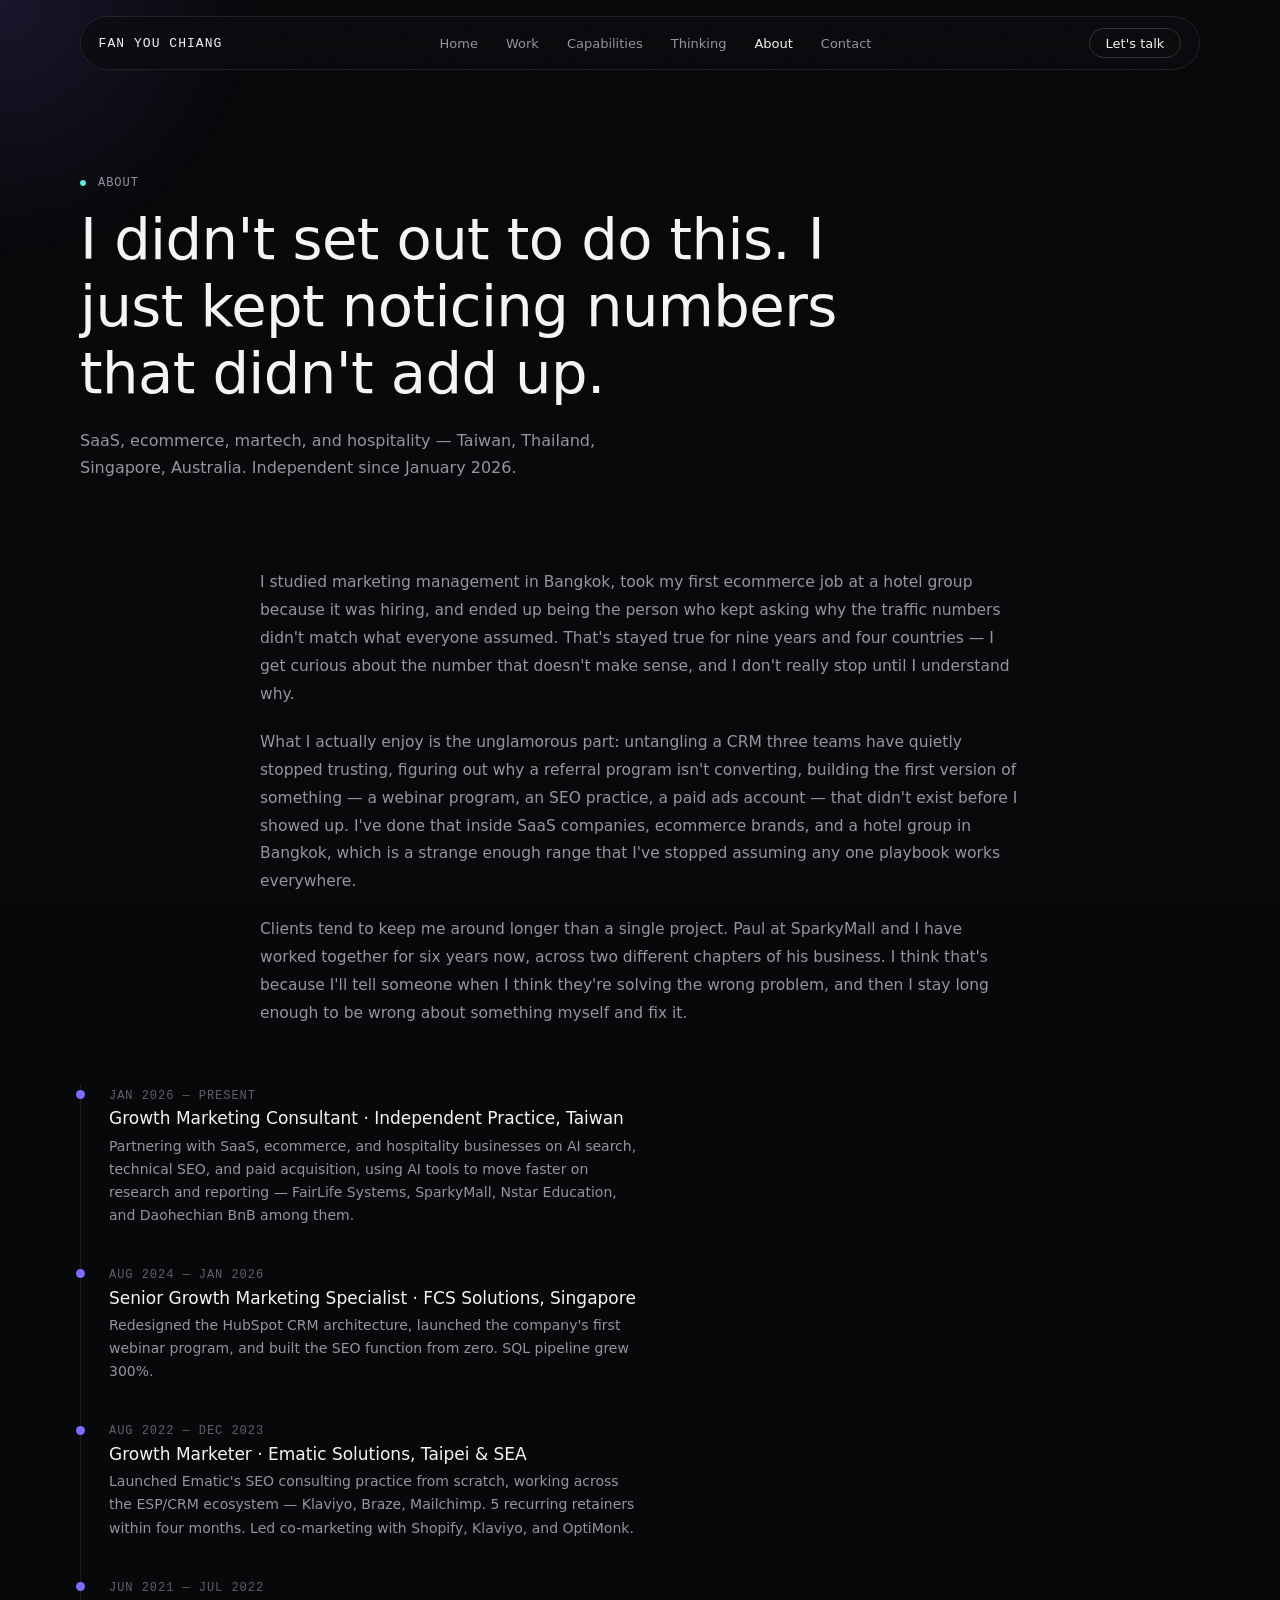
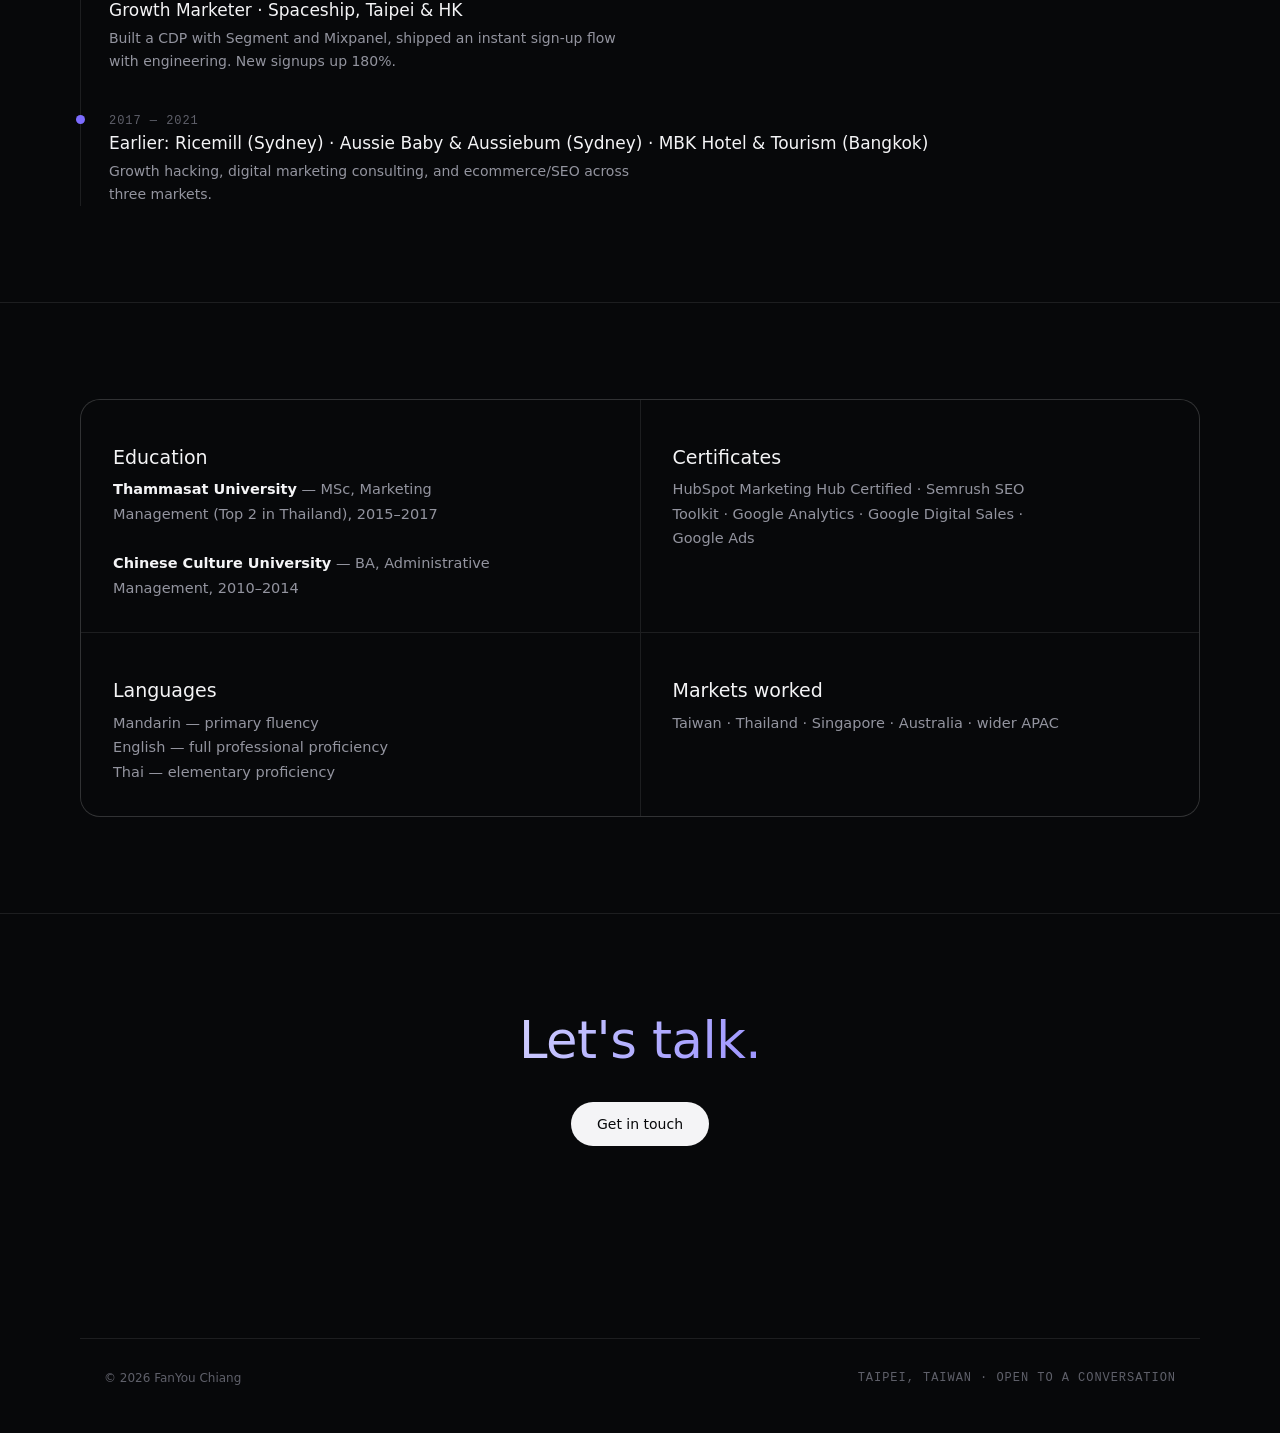
<file: about.html>
<!DOCTYPE html>
<html lang="en">
<head>
<meta charset="UTF-8" />
<meta name="viewport" content="width=device-width, initial-scale=1.0" />
<title>About — FanYou Chiang</title>
<meta name="description" content="Background and career timeline: nine years of growth marketing across SaaS, ecommerce, and hospitality companies in APAC." />
<link rel="stylesheet" href="assets/style.css" />
</head>
<body>
<div class="noise"></div>
<div class="cursor-spotlight" id="spot"></div>

<header class="nav">
  <div class="inner">
    <a href="index.html" class="mono" style="font-size:13px;">FAN YOU CHIANG</a>
    <nav>
      <a href="index.html">Home</a>
      <a href="work.html">Work</a>
      <a href="capabilities.html">Capabilities</a>
      <a href="thinking.html">Thinking</a>
      <a href="about.html">About</a>
      <a href="contact.html">Contact</a>
    </nav>
    <a class="cta" href="contact.html">Let's talk</a>
  </div>
</header>

<header class="page-header">
  <div class="bg-fade" style="background:linear-gradient(180deg, rgba(94,234,212,.06), var(--background) 80%);"></div>
  <div class="wrap">
    <div class="eyebrow"><span class="dot"></span><span class="mono">ABOUT</span></div>
    <h1>I didn't set out to do this. I just kept noticing numbers that didn't add up.</h1>
    <p class="sub">SaaS, ecommerce, martech, and hospitality — Taiwan, Thailand, Singapore, Australia. Independent since January 2026.</p>
  </div>
</header>

<section style="padding-top:1rem;">
  <div class="wrap-narrow" style="margin-bottom:3.5rem;">
    <p style="font-size:15.5px; line-height:1.8; color:var(--muted); margin:0 0 1.25rem;">I studied marketing management in Bangkok, took my first ecommerce job at a hotel group because it was hiring, and ended up being the person who kept asking why the traffic numbers didn't match what everyone assumed. That's stayed true for nine years and four countries — I get curious about the number that doesn't make sense, and I don't really stop until I understand why.</p>
    <p style="font-size:15.5px; line-height:1.8; color:var(--muted); margin:0 0 1.25rem;">What I actually enjoy is the unglamorous part: untangling a CRM three teams have quietly stopped trusting, figuring out why a referral program isn't converting, building the first version of something — a webinar program, an SEO practice, a paid ads account — that didn't exist before I showed up. I've done that inside SaaS companies, ecommerce brands, and a hotel group in Bangkok, which is a strange enough range that I've stopped assuming any one playbook works everywhere.</p>
    <p style="font-size:15.5px; line-height:1.8; color:var(--muted); margin:0;">Clients tend to keep me around longer than a single project. Paul at SparkyMall and I have worked together for six years now, across two different chapters of his business. I think that's because I'll tell someone when I think they're solving the wrong problem, and then I stay long enough to be wrong about something myself and fix it.</p>
  </div>
  <div class="wrap">
    <div class="timeline">
      <div class="timeline-item"><span class="period mono">JAN 2026 — PRESENT</span><h3>Growth Marketing Consultant · Independent Practice, Taiwan</h3><p>Partnering with SaaS, ecommerce, and hospitality businesses on AI search, technical SEO, and paid acquisition, using AI tools to move faster on research and reporting — FairLife Systems, SparkyMall, Nstar Education, and Daohechian BnB among them.</p></div>
      <div class="timeline-item"><span class="period mono">AUG 2024 — JAN 2026</span><h3>Senior Growth Marketing Specialist · FCS Solutions, Singapore</h3><p>Redesigned the HubSpot CRM architecture, launched the company's first webinar program, and built the SEO function from zero. SQL pipeline grew 300%.</p></div>
      <div class="timeline-item"><span class="period mono">AUG 2022 — DEC 2023</span><h3>Growth Marketer · Ematic Solutions, Taipei &amp; SEA</h3><p>Launched Ematic's SEO consulting practice from scratch, working across the ESP/CRM ecosystem — Klaviyo, Braze, Mailchimp. 5 recurring retainers within four months. Led co-marketing with Shopify, Klaviyo, and OptiMonk.</p></div>
      <div class="timeline-item"><span class="period mono">JUN 2021 — JUL 2022</span><h3>Growth Marketer · Spaceship, Taipei &amp; HK</h3><p>Built a CDP with Segment and Mixpanel, shipped an instant sign-up flow with engineering. New signups up 180%.</p></div>
      <div class="timeline-item"><span class="period mono">2017 — 2021</span><h3>Earlier: Ricemill (Sydney) · Aussie Baby &amp; Aussiebum (Sydney) · MBK Hotel &amp; Tourism (Bangkok)</h3><p>Growth hacking, digital marketing consulting, and ecommerce/SEO across three markets.</p></div>
    </div>
  </div>
</section>

<section style="border-top:1px solid var(--border);">
  <div class="wrap">
    <div class="grid-2">
      <div class="tile"><h3>Education</h3><p><strong style="color:var(--foreground);">Thammasat University</strong> — MSc, Marketing Management (Top 2 in Thailand), 2015–2017<br><br><strong style="color:var(--foreground);">Chinese Culture University</strong> — BA, Administrative Management, 2010–2014</p></div>
      <div class="tile"><h3>Certificates</h3><p>HubSpot Marketing Hub Certified · Semrush SEO Toolkit · Google Analytics · Google Digital Sales · Google Ads</p></div>
      <div class="tile"><h3>Languages</h3><p>Mandarin — primary fluency<br>English — full professional proficiency<br>Thai — elementary proficiency</p></div>
      <div class="tile"><h3>Markets worked</h3><p>Taiwan · Thailand · Singapore · Australia · wider APAC</p></div>
    </div>
  </div>
</section>

<section class="contact-block" style="border-top:1px solid var(--border);">
  <div class="glow"></div>
  <div class="wrap-narrow">
    <h2 class="gradient-text">Let's talk.</h2>
    <div class="btn-row"><a class="btn btn-primary magnetic" href="contact.html">Get in touch</a></div>
  </div>
</section>

<footer class="site-footer">
  <span>© 2026 FanYou Chiang</span>
  <span class="mono">TAIPEI, TAIWAN · OPEN TO A CONVERSATION</span>
</footer>

<script src="assets/site.js"></script>
</body>
</html>
</file>
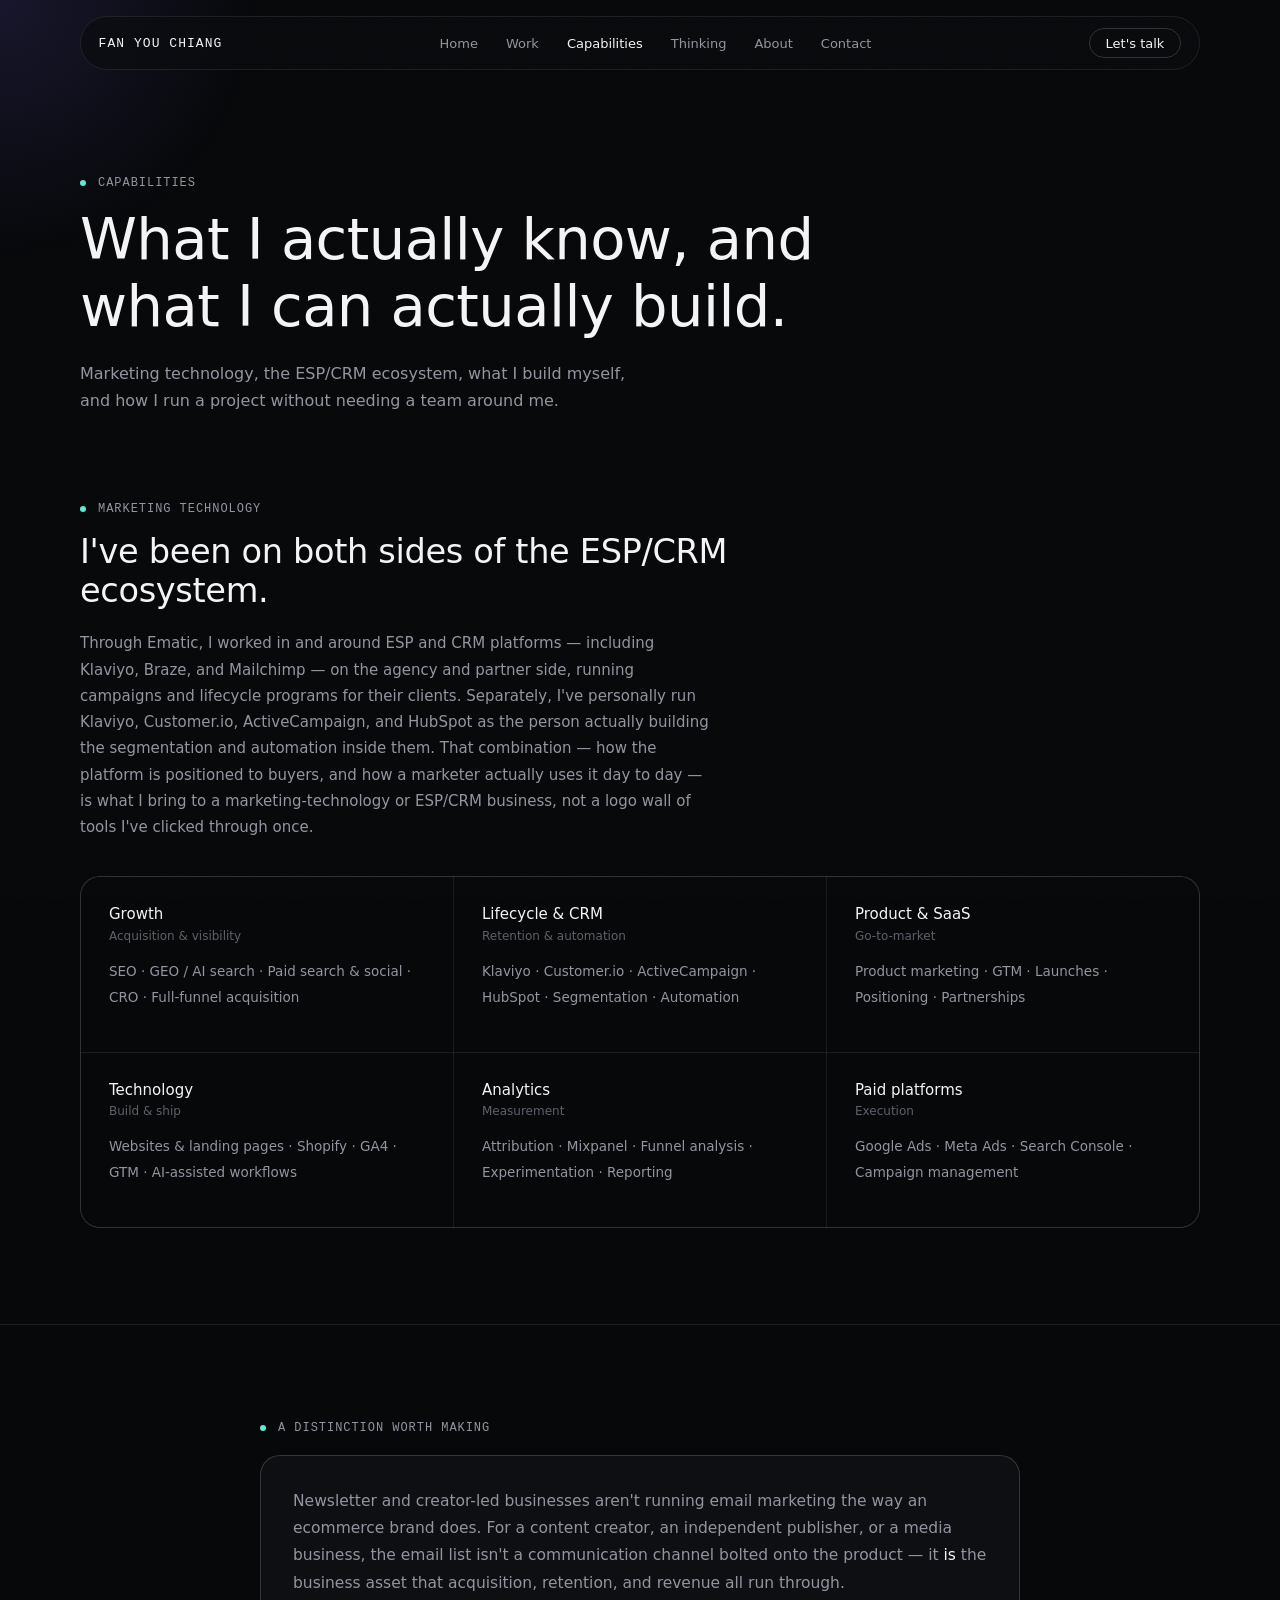
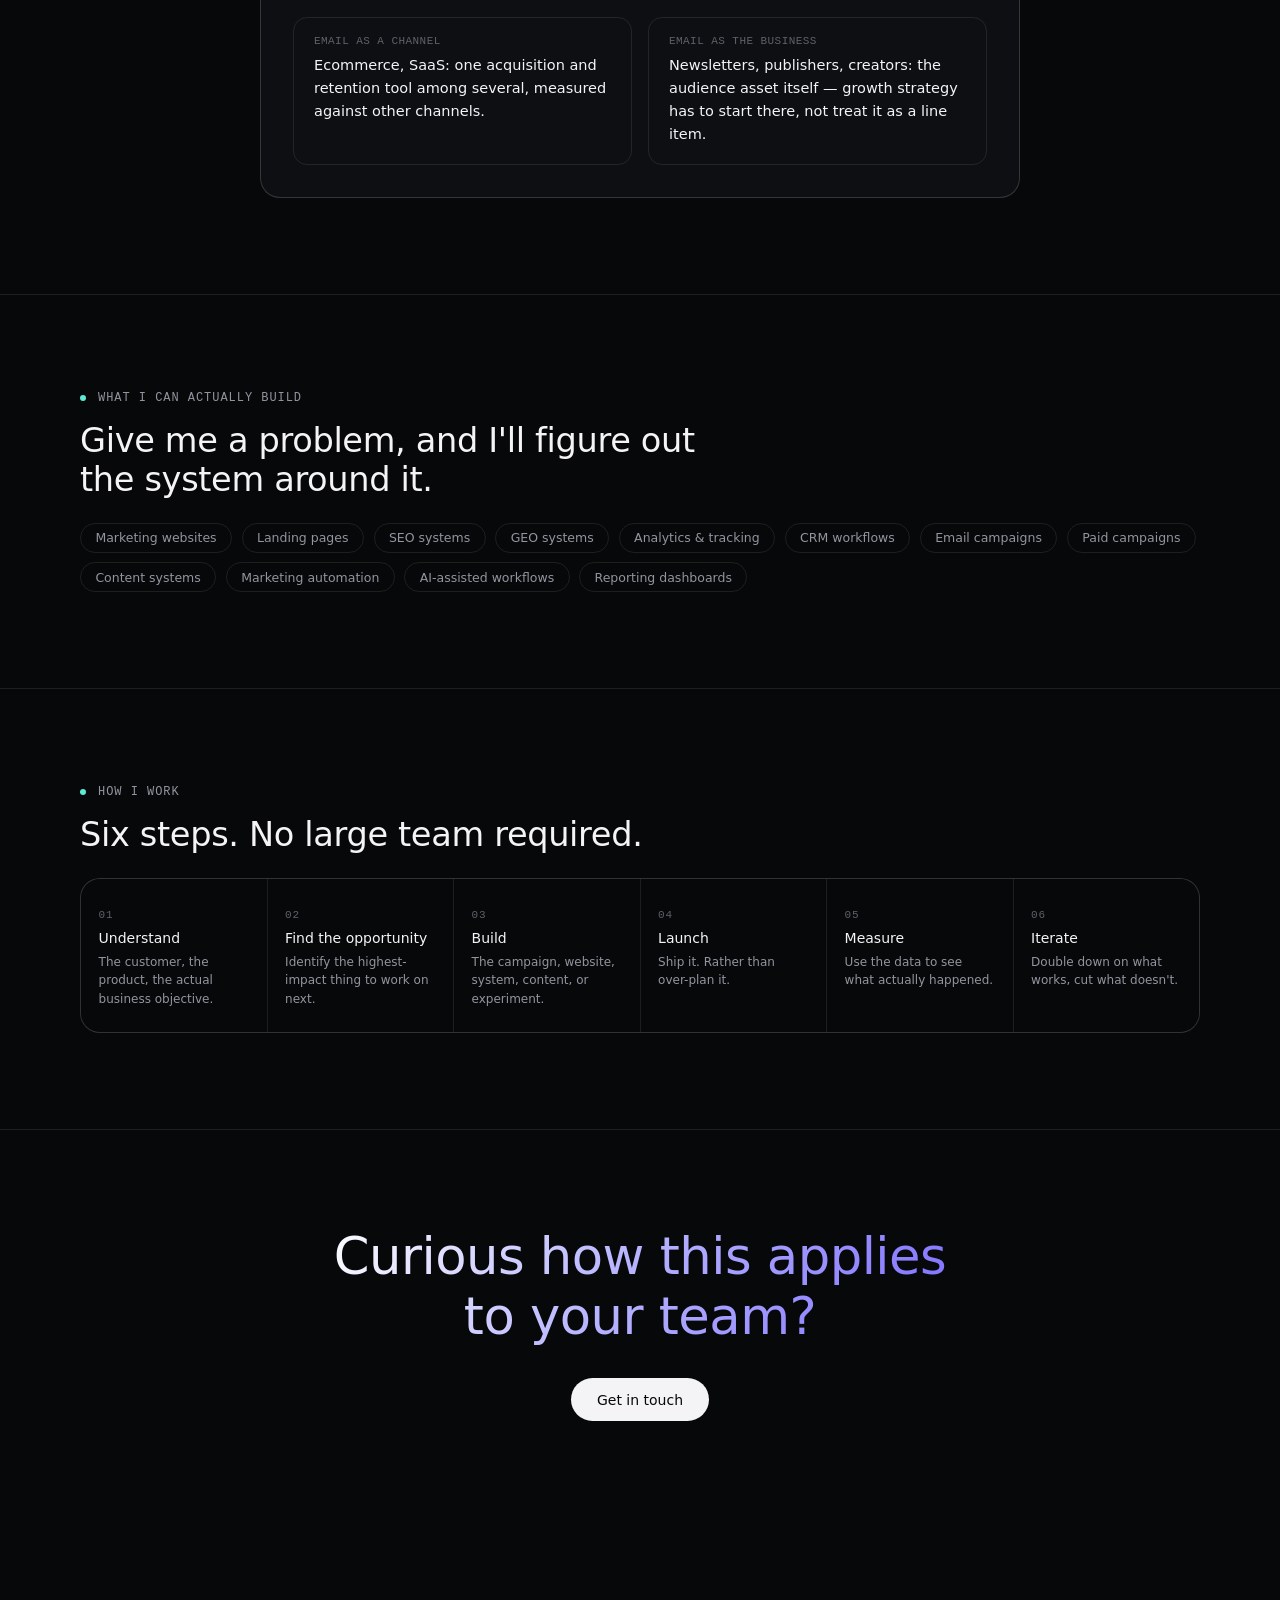
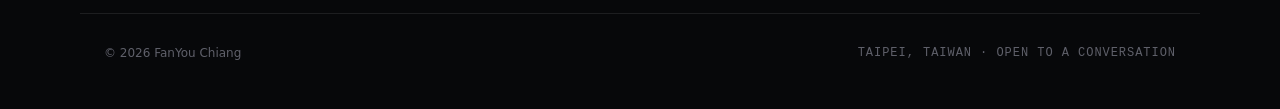
<file: capabilities.html>
<!DOCTYPE html>
<html lang="en">
<head>
<meta charset="UTF-8" />
<meta name="viewport" content="width=device-width, initial-scale=1.0" />
<title>Capabilities — FanYou Chiang</title>
<meta name="description" content="Marketing technology, ESP/CRM ecosystem experience, and how I work — growth marketing capabilities for SaaS and eCommerce teams." />
<link rel="stylesheet" href="assets/style.css" />
</head>
<body>
<div class="noise"></div>
<div class="cursor-spotlight" id="spot"></div>

<header class="nav">
  <div class="inner">
    <a href="index.html" class="mono" style="font-size:13px;">FAN YOU CHIANG</a>
    <nav>
      <a href="index.html">Home</a>
      <a href="work.html">Work</a>
      <a href="capabilities.html">Capabilities</a>
      <a href="thinking.html">Thinking</a>
      <a href="about.html">About</a>
      <a href="contact.html">Contact</a>
    </nav>
    <a class="cta" href="contact.html">Let's talk</a>
  </div>
</header>

<header class="page-header">
  <div class="bg-fade" style="background:linear-gradient(180deg, rgba(124,108,255,.08), var(--background) 80%);"></div>
  <div class="wrap">
    <div class="eyebrow"><span class="dot"></span><span class="mono">CAPABILITIES</span></div>
    <h1>What I actually know, and what I can actually build.</h1>
    <p class="sub">Marketing technology, the ESP/CRM ecosystem, what I build myself, and how I run a project without needing a team around me.</p>
  </div>
</header>

<section style="padding-top:1rem;">
  <div class="wrap">
    <div class="eyebrow"><span class="dot"></span><span class="mono">MARKETING TECHNOLOGY</span></div>
    <h2 style="max-width:680px; font-size:clamp(1.6rem,3vw,2.1rem); font-weight:500; letter-spacing:-0.01em; margin:.75rem 0 1.25rem;">I've been on both sides of the ESP/CRM ecosystem.</h2>
    <p style="max-width:66ch; font-size:15px; line-height:1.75; color:var(--muted); margin:0 0 2.25rem;">Through Ematic, I worked in and around ESP and CRM platforms — including Klaviyo, Braze, and Mailchimp — on the agency and partner side, running campaigns and lifecycle programs for their clients. Separately, I've personally run Klaviyo, Customer.io, ActiveCampaign, and HubSpot as the person actually building the segmentation and automation inside them. That combination — how the platform is positioned to buyers, and how a marketer actually uses it day to day — is what I bring to a marketing-technology or ESP/CRM business, not a logo wall of tools I've clicked through once.</p>
    <div class="skill-groups">
      <div class="skill-group"><h3>Growth</h3><p class="sub">Acquisition &amp; visibility</p><p class="list">SEO · GEO / AI search · Paid search &amp; social · CRO · Full-funnel acquisition</p></div>
      <div class="skill-group"><h3>Lifecycle &amp; CRM</h3><p class="sub">Retention &amp; automation</p><p class="list">Klaviyo · Customer.io · ActiveCampaign · HubSpot · Segmentation · Automation</p></div>
      <div class="skill-group"><h3>Product &amp; SaaS</h3><p class="sub">Go-to-market</p><p class="list">Product marketing · GTM · Launches · Positioning · Partnerships</p></div>
      <div class="skill-group"><h3>Technology</h3><p class="sub">Build &amp; ship</p><p class="list">Websites &amp; landing pages · Shopify · GA4 · GTM · AI-assisted workflows</p></div>
      <div class="skill-group"><h3>Analytics</h3><p class="sub">Measurement</p><p class="list">Attribution · Mixpanel · Funnel analysis · Experimentation · Reporting</p></div>
      <div class="skill-group"><h3>Paid platforms</h3><p class="sub">Execution</p><p class="list">Google Ads · Meta Ads · Search Console · Campaign management</p></div>
    </div>
  </div>
</section>

<section style="border-top:1px solid var(--border);">
  <div class="wrap-narrow">
    <div class="eyebrow"><span class="dot"></span><span class="mono">A DISTINCTION WORTH MAKING</span></div>
    <div class="callout" style="margin-top:1.25rem;">
      <p style="margin:0; font-size:15.5px; line-height:1.75; color:var(--muted);">Newsletter and creator-led businesses aren't running email marketing the way an ecommerce brand does. For a content creator, an independent publisher, or a media business, the email list isn't a communication channel bolted onto the product — it <em style="color:var(--foreground); font-style:normal;">is</em> the business asset that acquisition, retention, and revenue all run through.</p>
      <div class="compare">
        <div><div class="label mono">EMAIL AS A CHANNEL</div><div class="val">Ecommerce, SaaS: one acquisition and retention tool among several, measured against other channels.</div></div>
        <div><div class="label mono">EMAIL AS THE BUSINESS</div><div class="val">Newsletters, publishers, creators: the audience asset itself — growth strategy has to start there, not treat it as a line item.</div></div>
      </div>
    </div>
  </div>
</section>

<section style="border-top:1px solid var(--border);">
  <div class="wrap">
    <div class="eyebrow"><span class="dot"></span><span class="mono">WHAT I CAN ACTUALLY BUILD</span></div>
    <h2 style="max-width:640px; font-size:clamp(1.6rem,3vw,2.1rem); font-weight:500; letter-spacing:-0.01em; margin:.75rem 0 1.5rem;">Give me a problem, and I'll figure out the system around it.</h2>
    <div class="chip-row">
      <span class="chip">Marketing websites</span><span class="chip">Landing pages</span><span class="chip">SEO systems</span><span class="chip">GEO systems</span><span class="chip">Analytics &amp; tracking</span><span class="chip">CRM workflows</span><span class="chip">Email campaigns</span><span class="chip">Paid campaigns</span><span class="chip">Content systems</span><span class="chip">Marketing automation</span><span class="chip">AI-assisted workflows</span><span class="chip">Reporting dashboards</span>
    </div>
  </div>
</section>

<section style="border-top:1px solid var(--border);">
  <div class="wrap">
    <div class="eyebrow"><span class="dot"></span><span class="mono">HOW I WORK</span></div>
    <h2 style="max-width:640px; font-size:clamp(1.6rem,3vw,2.1rem); font-weight:500; letter-spacing:-0.01em; margin:.75rem 0 1.5rem;">Six steps. No large team required.</h2>
    <div class="process">
      <div class="step"><span class="n mono">01</span><h4>Understand</h4><p>The customer, the product, the actual business objective.</p></div>
      <div class="step"><span class="n mono">02</span><h4>Find the opportunity</h4><p>Identify the highest-impact thing to work on next.</p></div>
      <div class="step"><span class="n mono">03</span><h4>Build</h4><p>The campaign, website, system, content, or experiment.</p></div>
      <div class="step"><span class="n mono">04</span><h4>Launch</h4><p>Ship it. Rather than over-plan it.</p></div>
      <div class="step"><span class="n mono">05</span><h4>Measure</h4><p>Use the data to see what actually happened.</p></div>
      <div class="step"><span class="n mono">06</span><h4>Iterate</h4><p>Double down on what works, cut what doesn't.</p></div>
    </div>
  </div>
</section>

<section class="contact-block" style="border-top:1px solid var(--border);">
  <div class="glow"></div>
  <div class="wrap-narrow">
    <h2 class="gradient-text">Curious how this applies to your team?</h2>
    <div class="btn-row"><a class="btn btn-primary magnetic" href="contact.html">Get in touch</a></div>
  </div>
</section>

<footer class="site-footer">
  <span>© 2026 FanYou Chiang</span>
  <span class="mono">TAIPEI, TAIWAN · OPEN TO A CONVERSATION</span>
</footer>

<script src="assets/site.js"></script>
</body>
</html>
</file>
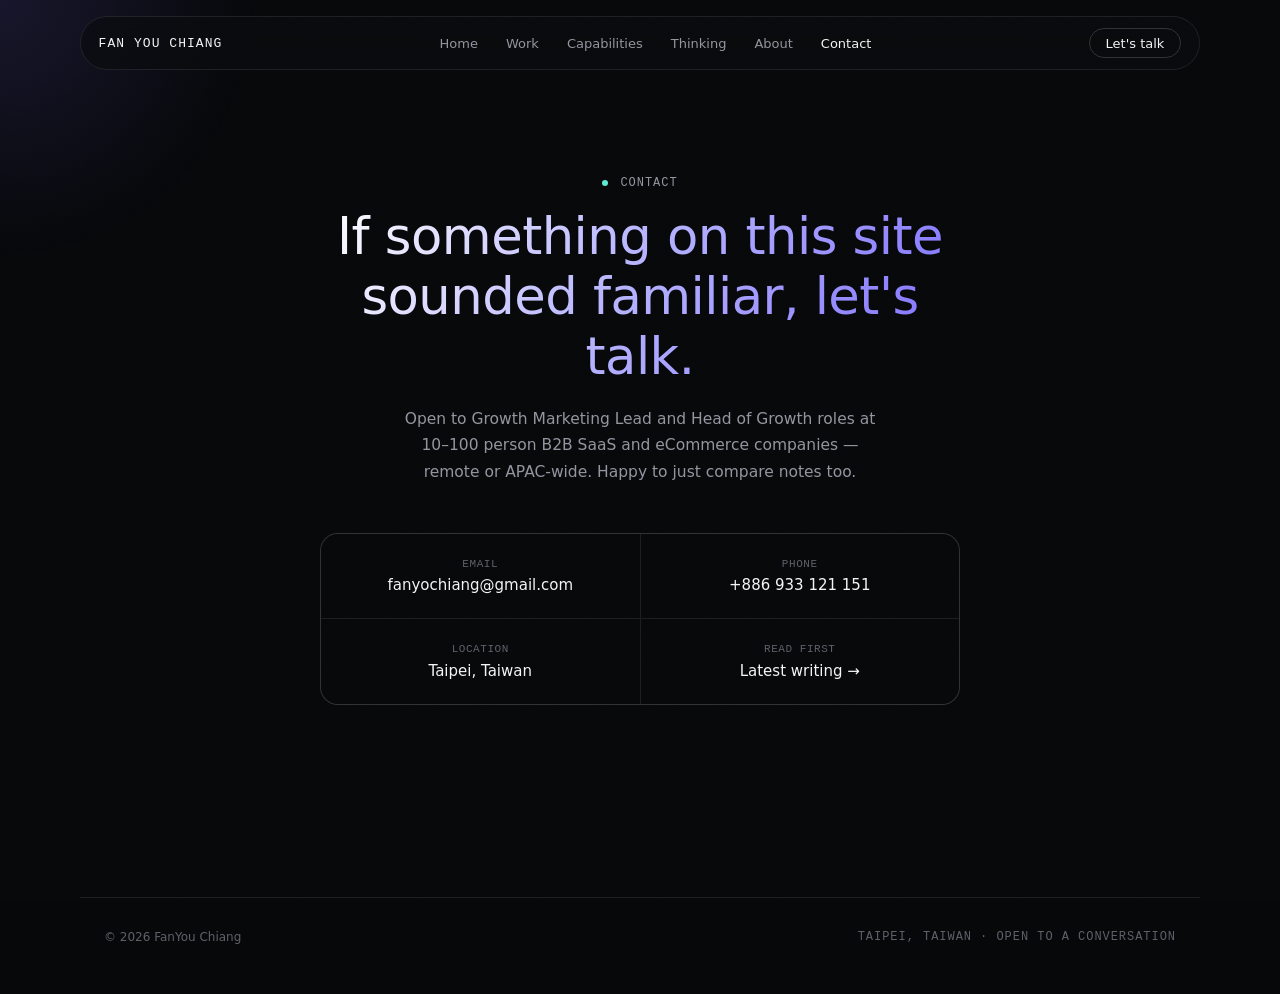
<file: contact.html>
<!DOCTYPE html>
<html lang="en">
<head>
<meta charset="UTF-8" />
<meta name="viewport" content="width=device-width, initial-scale=1.0" />
<title>Contact — FanYou Chiang</title>
<meta name="description" content="Get in touch with FanYou Chiang about Growth Marketing Lead and Head of Growth roles." />
<link rel="stylesheet" href="assets/style.css" />
</head>
<body>
<div class="noise"></div>
<div class="cursor-spotlight" id="spot"></div>

<header class="nav">
  <div class="inner">
    <a href="index.html" class="mono" style="font-size:13px;">FAN YOU CHIANG</a>
    <nav>
      <a href="index.html">Home</a>
      <a href="work.html">Work</a>
      <a href="capabilities.html">Capabilities</a>
      <a href="thinking.html">Thinking</a>
      <a href="about.html">About</a>
      <a href="contact.html">Contact</a>
    </nav>
    <a class="cta" href="contact.html">Let's talk</a>
  </div>
</header>

<section class="contact-block" style="padding-top:11rem;">
  <div class="glow"></div>
  <div class="wrap-narrow">
    <div class="eyebrow" style="justify-content:center;"><span class="dot"></span><span class="mono">CONTACT</span></div>
    <h1 class="gradient-text">If something on this site sounded familiar, let's talk.</h1>
    <p>Open to Growth Marketing Lead and Head of Growth roles at 10–100 person B2B SaaS and eCommerce companies — remote or APAC-wide. Happy to just compare notes too.</p>

    <div class="contact-methods">
      <a href="mailto:fanyochiang@gmail.com"><div class="label mono">EMAIL</div><div class="value">fanyochiang@gmail.com</div></a>
      <a href="tel:+886933121151"><div class="label mono">PHONE</div><div class="value">+886 933 121 151</div></a>
      <a href="index.html"><div class="label mono">LOCATION</div><div class="value">Taipei, Taiwan</div></a>
      <a href="thinking.html"><div class="label mono">READ FIRST</div><div class="value">Latest writing →</div></a>
    </div>
  </div>
</section>

<footer class="site-footer">
  <span>© 2026 FanYou Chiang</span>
  <span class="mono">TAIPEI, TAIWAN · OPEN TO A CONVERSATION</span>
</footer>

<script src="assets/site.js"></script>
</body>
</html>
</file>
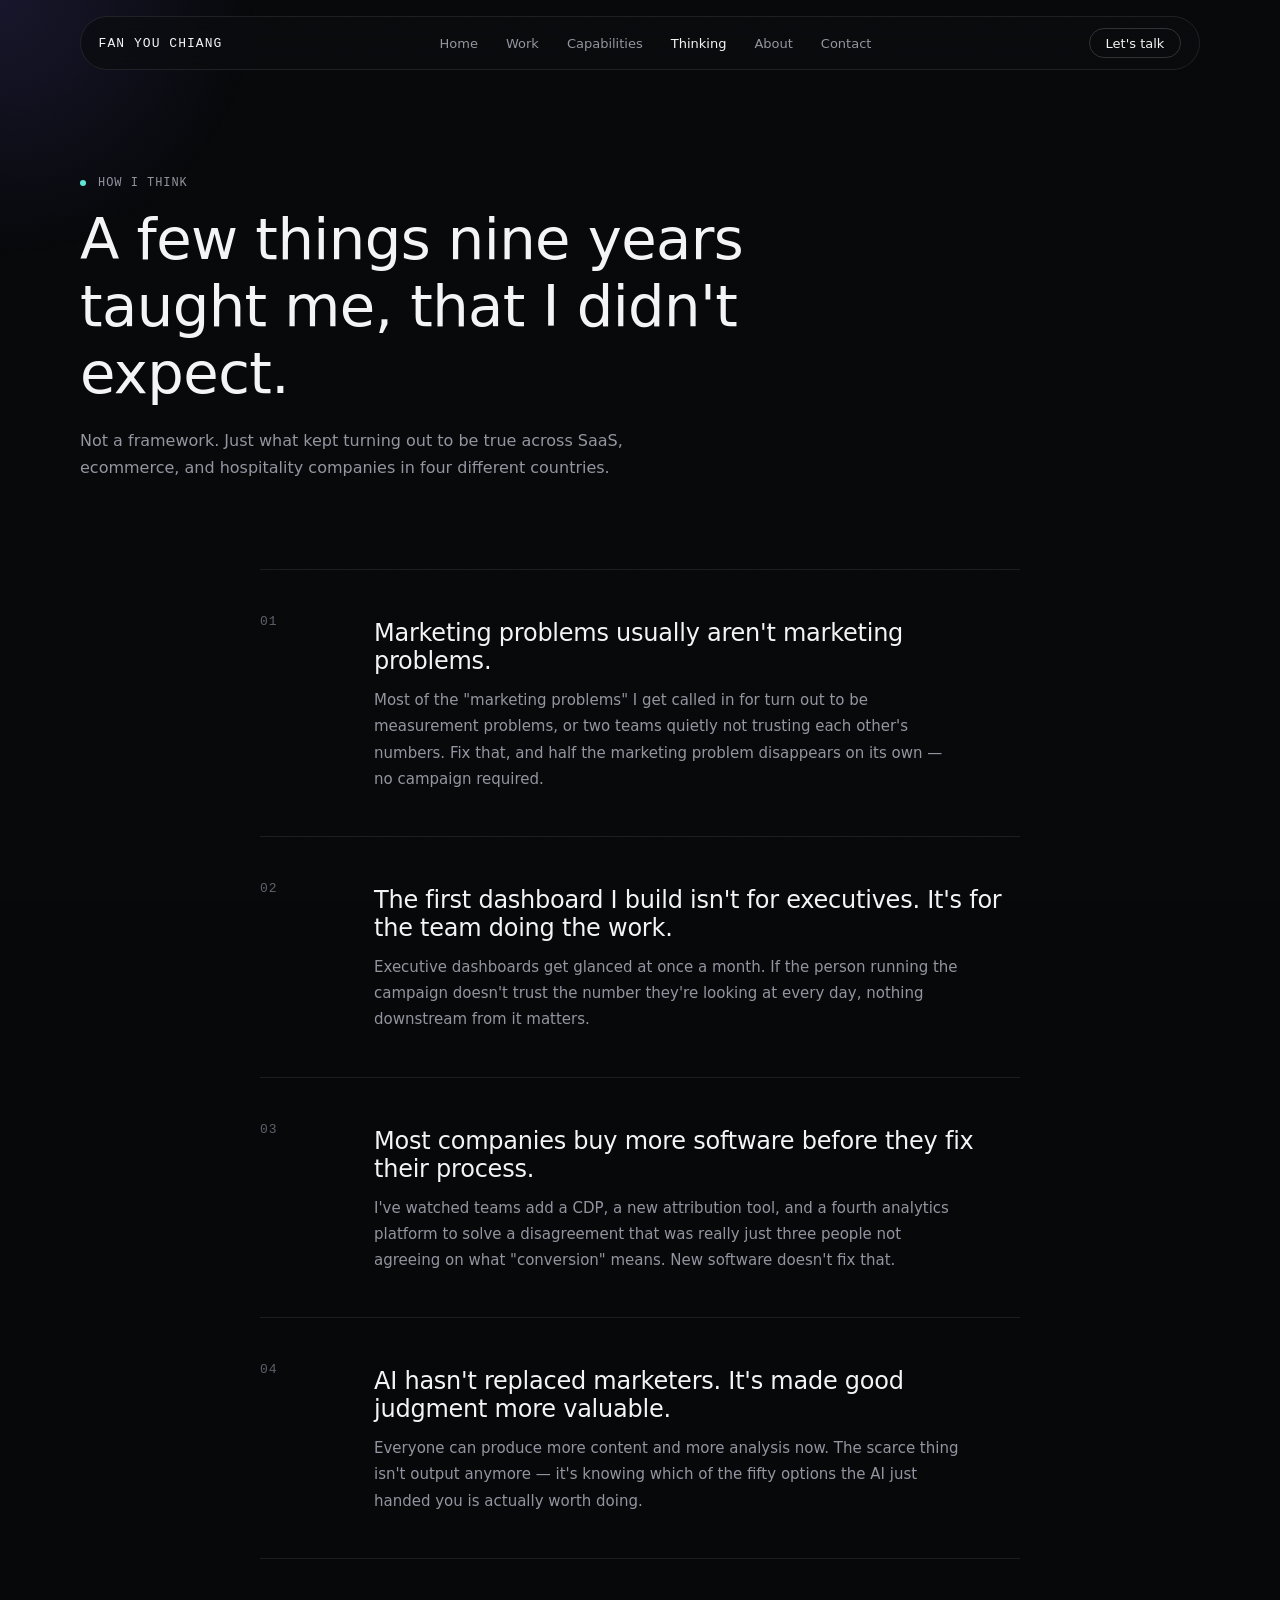
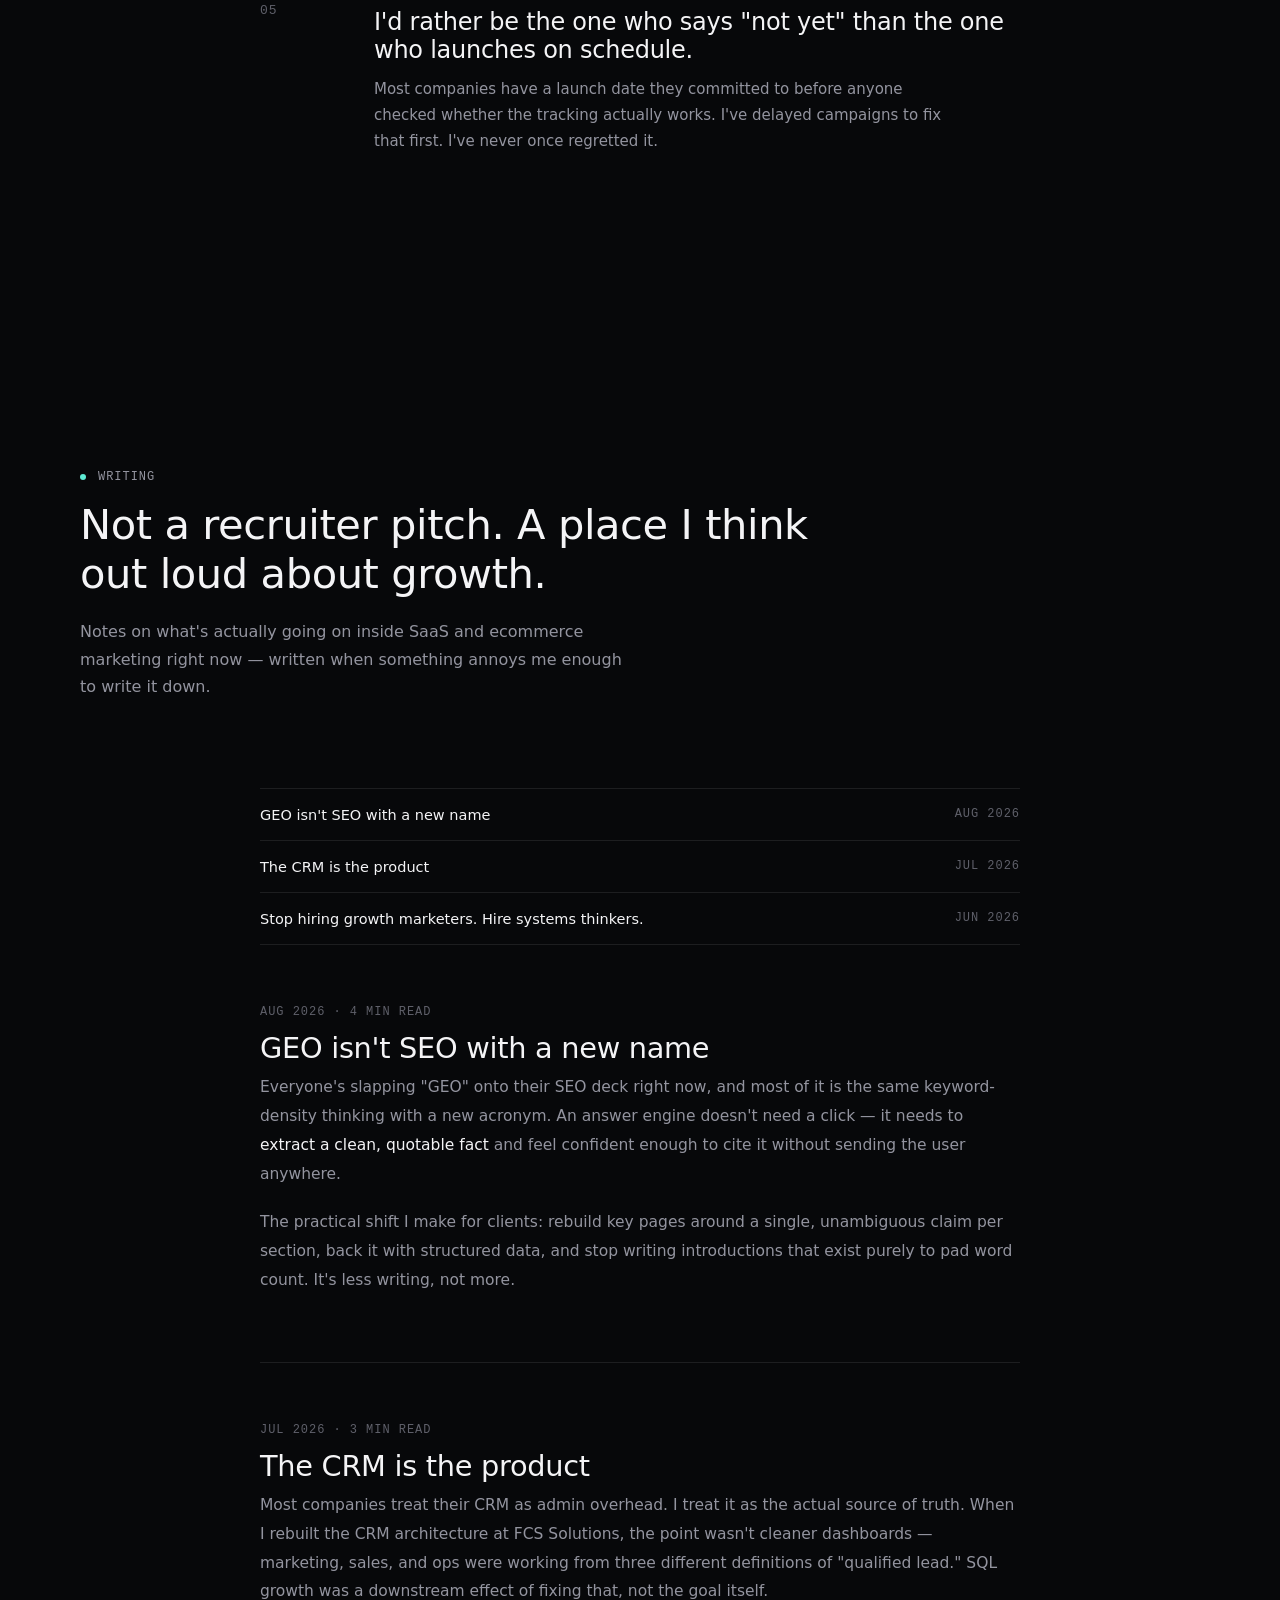
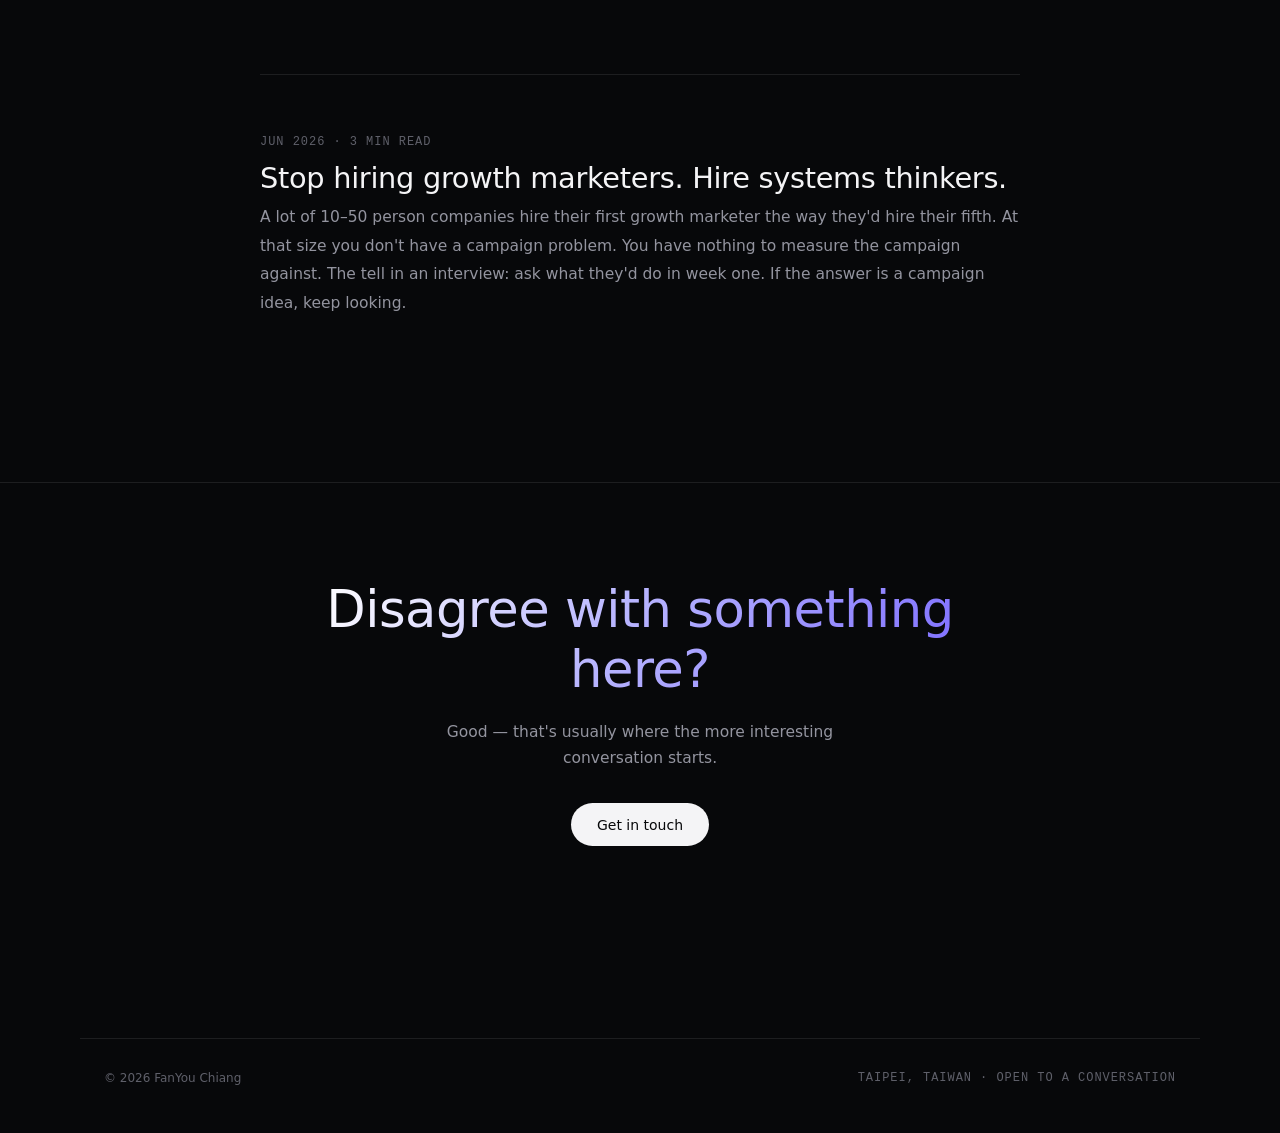
<file: thinking.html>
<!DOCTYPE html>
<html lang="en">
<head>
<meta charset="UTF-8" />
<meta name="viewport" content="width=device-width, initial-scale=1.0" />
<title>Thinking — FanYou Chiang</title>
<meta name="description" content="How I think about growth marketing, measurement, and marketing technology — plus occasional longer notes." />
<link rel="stylesheet" href="assets/style.css" />
<style>
  .principle { border-top:1px solid var(--border); padding: 2.75rem 0; display:grid; grid-template-columns: 90px 1fr; gap: 1.5rem; }
  @media (max-width:700px){ .principle{ grid-template-columns:1fr; } }
  .principle .num { font-size:13px; color: var(--muted-2); }
  .principle h3 { margin: .3rem 0 .75rem; font-size: clamp(1.2rem,2.2vw,1.5rem); font-weight:500; letter-spacing:-0.01em; }
  .principle p { margin:0; max-width: 62ch; font-size:15px; line-height:1.75; color: var(--muted); }
  .post-index a { display:flex; justify-content:space-between; gap:1rem; padding: 1.1rem 0; border-top:1px solid var(--border); font-size:14.5px; }
  .post-index a:hover { color: var(--accent-2); }
  .post-index .d { color: var(--muted-2); font-size:12px; white-space:nowrap; }
  article.post { border-top:1px solid var(--border); padding: 3rem 0; scroll-margin-top: 6rem; }
  article.post h3 { font-size: clamp(1.4rem,3vw,1.8rem); font-weight:500; letter-spacing:-0.01em; margin: .5rem 0 .5rem; }
  article.post .meta { font-size:12px; color: var(--muted-2); }
</style>
</head>
<body>
<div class="noise"></div>
<div class="cursor-spotlight" id="spot"></div>

<header class="nav">
  <div class="inner">
    <a href="index.html" class="mono" style="font-size:13px;">FAN YOU CHIANG</a>
    <nav>
      <a href="index.html">Home</a>
      <a href="work.html">Work</a>
      <a href="capabilities.html">Capabilities</a>
      <a href="thinking.html">Thinking</a>
      <a href="about.html">About</a>
      <a href="contact.html">Contact</a>
    </nav>
    <a class="cta" href="contact.html">Let's talk</a>
  </div>
</header>

<header class="page-header">
  <div class="bg-fade" style="background:linear-gradient(180deg, rgba(94,234,212,.06), var(--background) 80%);"></div>
  <div class="wrap">
    <div class="eyebrow"><span class="dot"></span><span class="mono">HOW I THINK</span></div>
    <h1>A few things nine years taught me, that I didn't expect.</h1>
    <p class="sub">Not a framework. Just what kept turning out to be true across SaaS, ecommerce, and hospitality companies in four different countries.</p>
  </div>
</header>

<section style="padding-top:1rem;">
  <div class="wrap-narrow">
    <div class="principle"><span class="num mono">01</span><div><h3>Marketing problems usually aren't marketing problems.</h3><p>Most of the "marketing problems" I get called in for turn out to be measurement problems, or two teams quietly not trusting each other's numbers. Fix that, and half the marketing problem disappears on its own — no campaign required.</p></div></div>
    <div class="principle"><span class="num mono">02</span><div><h3>The first dashboard I build isn't for executives. It's for the team doing the work.</h3><p>Executive dashboards get glanced at once a month. If the person running the campaign doesn't trust the number they're looking at every day, nothing downstream from it matters.</p></div></div>
    <div class="principle"><span class="num mono">03</span><div><h3>Most companies buy more software before they fix their process.</h3><p>I've watched teams add a CDP, a new attribution tool, and a fourth analytics platform to solve a disagreement that was really just three people not agreeing on what "conversion" means. New software doesn't fix that.</p></div></div>
    <div class="principle"><span class="num mono">04</span><div><h3>AI hasn't replaced marketers. It's made good judgment more valuable.</h3><p>Everyone can produce more content and more analysis now. The scarce thing isn't output anymore — it's knowing which of the fifty options the AI just handed you is actually worth doing.</p></div></div>
    <div class="principle"><span class="num mono">05</span><div><h3>I'd rather be the one who says "not yet" than the one who launches on schedule.</h3><p>Most companies have a launch date they committed to before anyone checked whether the tracking actually works. I've delayed campaigns to fix that first. I've never once regretted it.</p></div></div>
  </div>
</section>

<header class="page-header">
  <div class="bg-fade" style="background:linear-gradient(180deg, rgba(124,108,255,.06), var(--background) 80%);"></div>
  <div class="wrap">
    <div class="eyebrow"><span class="dot"></span><span class="mono">WRITING</span></div>
    <h1 style="font-size:clamp(1.8rem,3.5vw,2.6rem);">Not a recruiter pitch. A place I think out loud about growth.</h1>
    <p class="sub">Notes on what's actually going on inside SaaS and ecommerce marketing right now — written when something annoys me enough to write it down.</p>
  </div>
</header>

<section style="padding-top:1rem; padding-bottom:0;">
  <div class="wrap-narrow post-index">
    <a href="#geo"><span>GEO isn't SEO with a new name</span><span class="d mono">AUG 2026</span></a>
    <a href="#crm"><span>The CRM is the product</span><span class="d mono">JUL 2026</span></a>
    <a href="#systems-hire"><span>Stop hiring growth marketers. Hire systems thinkers.</span><span class="d mono">JUN 2026</span></a>
  </div>
</section>

<section style="padding-top:0;">
  <div class="wrap-narrow">
    <article class="post" id="geo">
      <p class="meta mono">AUG 2026 · 4 MIN READ</p>
      <h3>GEO isn't SEO with a new name</h3>
      <div class="post-body">
        <p>Everyone's slapping "GEO" onto their SEO deck right now, and most of it is the same keyword-density thinking with a new acronym. An answer engine doesn't need a click — it needs to <strong>extract a clean, quotable fact</strong> and feel confident enough to cite it without sending the user anywhere.</p>
        <p>The practical shift I make for clients: rebuild key pages around a single, unambiguous claim per section, back it with structured data, and stop writing introductions that exist purely to pad word count. It's less writing, not more.</p>
      </div>
    </article>
    <article class="post" id="crm">
      <p class="meta mono">JUL 2026 · 3 MIN READ</p>
      <h3>The CRM is the product</h3>
      <div class="post-body">
        <p>Most companies treat their CRM as admin overhead. I treat it as the actual source of truth. When I rebuilt the CRM architecture at FCS Solutions, the point wasn't cleaner dashboards — marketing, sales, and ops were working from three different definitions of "qualified lead." SQL growth was a downstream effect of fixing that, not the goal itself.</p>
      </div>
    </article>
    <article class="post" id="systems-hire">
      <p class="meta mono">JUN 2026 · 3 MIN READ</p>
      <h3>Stop hiring growth marketers. Hire systems thinkers.</h3>
      <div class="post-body">
        <p>A lot of 10–50 person companies hire their first growth marketer the way they'd hire their fifth. At that size you don't have a campaign problem. You have nothing to measure the campaign against. The tell in an interview: ask what they'd do in week one. If the answer is a campaign idea, keep looking.</p>
      </div>
    </article>
  </div>
</section>

<section class="contact-block" style="border-top:1px solid var(--border);">
  <div class="glow"></div>
  <div class="wrap-narrow">
    <h2 class="gradient-text">Disagree with something here?</h2>
    <p>Good — that's usually where the more interesting conversation starts.</p>
    <div class="btn-row"><a class="btn btn-primary magnetic" href="contact.html">Get in touch</a></div>
  </div>
</section>

<footer class="site-footer">
  <span>© 2026 FanYou Chiang</span>
  <span class="mono">TAIPEI, TAIWAN · OPEN TO A CONVERSATION</span>
</footer>

<script src="assets/site.js"></script>
</body>
</html>
</file>
<file: assets/style.css>
:root {
  --background: #07080a;
  --surface: #0e0f13;
  --surface-2: #131419;
  --border: rgba(255,255,255,0.09);
  --border-strong: rgba(255,255,255,0.16);
  --foreground: #f4f4f6;
  --muted: #93949f;
  --muted-2: #5f606a;
  --accent: #7c6cff;
  --accent-2: #5eead4;
}
* { box-sizing: border-box; }
html { background: var(--background); scroll-behavior: smooth; }
body {
  margin: 0;
  background: var(--background);
  color: var(--foreground);
  font-family: ui-sans-serif, -apple-system, "Segoe UI Variable", "Segoe UI", system-ui, sans-serif;
  overflow-x: hidden;
}
::selection { background: var(--accent); color: #07080a; }
a { color: inherit; text-decoration: none; }
img { max-width: 100%; display: block; }
.mono { font-family: ui-monospace, "SF Mono", "Cascadia Code", monospace; letter-spacing: 0.08em; }
.gradient-text {
  background: linear-gradient(120deg, #ffffff 0%, #b9b6ff 45%, #7c6cff 100%);
  -webkit-background-clip: text; background-clip: text; color: transparent;
}
.noise {
  position: fixed; inset: 0; z-index: 60; pointer-events: none; opacity: .035; mix-blend-mode: overlay;
  background-image: url("data:image/svg+xml,%3Csvg xmlns='http://www.w3.org/2000/svg' width='120' height='120'%3E%3Cfilter id='n'%3E%3CfeTurbulence type='fractalNoise' baseFrequency='0.9' numOctaves='2' stitchTiles='stitch'/%3E%3C/filter%3E%3Crect width='100%25' height='100%25' filter='url(%23n)'/%3E%3C/svg%3E");
}
.cursor-spotlight {
  position: fixed; top:0; left:0; width: 520px; height: 520px; border-radius: 9999px; pointer-events: none; z-index: 1;
  background: radial-gradient(circle, rgba(124,108,255,.14) 0%, rgba(124,108,255,0) 70%);
  transform: translate(-50%,-50%); will-change: transform;
}
@media (max-width: 767px) { .cursor-spotlight { display:none; } }

section { padding: 6rem 1.5rem; position: relative; }
.wrap { max-width: 1120px; margin: 0 auto; }
.wrap-narrow { max-width: 760px; margin: 0 auto; }
.eyebrow { display:flex; align-items:center; gap:.75rem; margin-bottom: 1rem; }
.dot { width:6px; height:6px; border-radius:50%; background: var(--accent-2); flex-shrink:0; }
.eyebrow span.mono { font-size:12px; color: var(--muted); }

/* Nav */
header.nav { position: fixed; top: 0; left:0; right:0; z-index: 50; padding-top: 1rem; }
header.nav .inner {
  max-width: 1120px; margin: 0 auto; display:flex; align-items:center; justify-content:space-between;
  padding: .7rem 1.1rem; border-radius: 999px; border: 1px solid var(--border);
  background: rgba(11,12,15,.7); backdrop-filter: blur(20px);
}
header.nav nav { display:flex; gap: 1.75rem; }
header.nav nav a { font-size: 13px; color: var(--muted); white-space:nowrap; }
header.nav nav a:hover, header.nav nav a.active { color: var(--foreground); }
header.nav .cta { border:1px solid var(--border-strong); padding: .4rem 1rem; border-radius: 999px; font-size:13px; white-space:nowrap; }
header.nav .cta:hover { border-color: var(--accent); background: rgba(124,108,255,.14); }
@media (max-width:900px){ header.nav nav{ display:none; } }

/* Buttons */
.btn-row { margin-top: 2rem; display:flex; flex-wrap:wrap; gap:1rem; }
.btn { display:inline-flex; align-items:center; padding: .85rem 1.6rem; border-radius:999px; font-size:14px; font-weight:500; transition: all .3s; cursor:pointer; }
.btn-primary { background: var(--foreground); color:#07080a; }
.btn-primary:hover { background: #fff; }
.btn-secondary { border:1px solid var(--border-strong); }
.btn-secondary:hover { border-color: var(--accent); background: rgba(124,108,255,.14); }

/* Page header banner (photo) */
.page-header { position:relative; padding-top: 11rem; padding-bottom: 3.5rem; overflow:hidden; }
.page-header .bg-photo { position:absolute; inset:0; z-index:-2; }
.page-header .bg-photo img { width:100%; height:100%; object-fit:cover; filter: grayscale(0.3) brightness(0.38); }
.page-header .bg-fade { position:absolute; inset:0; z-index:-1; background: linear-gradient(180deg, rgba(7,8,10,.55) 0%, var(--background) 92%); }
.page-header h1 { font-size: clamp(2.1rem,5vw,3.6rem); font-weight:500; letter-spacing:-0.01em; max-width:760px; margin: .75rem 0 0; }
.page-header p.sub { max-width:560px; margin-top:1.25rem; color: var(--muted); font-size:16px; line-height:1.7; }

/* Impact grid */
.impact-grid { display:grid; grid-template-columns: repeat(2,1fr); gap: 2.5rem 2rem; }
@media (min-width:768px){ .impact-grid.cols-4{ grid-template-columns: repeat(4,1fr); } .impact-grid.cols-3{ grid-template-columns: repeat(3,1fr); } }
.impact-num { font-size: clamp(2.1rem,4vw,3rem); font-weight:500; letter-spacing:-0.02em; }
.impact-spark { display:block; width:100% !important; height:28px !important; margin-bottom:.5rem; }
.impact-label { margin-top: .85rem; font-size:14.5px; font-weight:500; }
.impact-detail { margin-top:.4rem; max-width: 24ch; font-size:12.5px; line-height:1.6; color: var(--muted); }
.impact-group-title { font-size:12px; color: var(--muted-2); margin: 2.5rem 0 1.25rem; text-transform:uppercase; letter-spacing:.05em; }
.impact-group-title:first-child { margin-top:0; }

/* Cards / grids */
.grid-2 { display:grid; grid-template-columns: 1fr; gap:1px; background: var(--border); border:1px solid var(--border); border-radius: 20px; overflow:hidden; }
@media (min-width:768px){ .grid-2{ grid-template-columns: 1fr 1fr; } }
.tile { background: var(--background); padding: 2rem; position:relative; transition: background .3s; }
.tile:hover { background: #0c0d11; }
.tile-num { font-size:12px; color: var(--muted-2); }
.tile h3 { margin: .85rem 0 .6rem; font-size:19px; font-weight:500; }
.tile p { max-width: 42ch; font-size:14.5px; line-height:1.7; color: var(--muted); margin:0; }

/* Photo + text split */
.split { display:grid; grid-template-columns: 1fr; gap: 2.5rem; align-items:center; }
@media (min-width:900px){ .split{ grid-template-columns: 1fr 1fr; } }
.split img { border-radius: 20px; border:1px solid var(--border-strong); width:100%; height:340px; object-fit:cover; }
.split.reverse { direction: rtl; }
.split.reverse > * { direction: ltr; }

/* Teaser row */
.teaser-row { display:flex; align-items:baseline; justify-content:space-between; gap:1rem; margin-bottom: 2rem; flex-wrap:wrap; }
.teaser-row h2 { margin:0; font-size: clamp(1.6rem,3vw,2.1rem); font-weight:500; letter-spacing:-0.01em; }
.teaser-row a.see-all { font-size:13px; color: var(--accent-2); white-space:nowrap; }
.teaser-row a.see-all-btn { white-space:nowrap; font-size:13px; font-weight:500; padding:.6rem 1.2rem; border-radius:999px; border:1px solid var(--accent); color: var(--accent-2); background: rgba(124,108,255,.1); transition: all .2s; }
.teaser-row a.see-all-btn:hover { background: rgba(124,108,255,.2); border-color: var(--accent-2); }

/* Recommendations */
.rec-grid { display:grid; grid-template-columns: 1fr; gap: 1.1rem; }
@media (min-width:768px){ .rec-grid{ grid-template-columns: 1fr 1fr; } }
.rec-grid.cols-3 { grid-template-columns: 1fr; }
@media (min-width:900px){ .rec-grid.cols-3{ grid-template-columns: 1fr 1fr 1fr; } }
.rec-card { border:1px solid var(--border); border-radius:18px; padding: 1.5rem; background: var(--surface); }
.rec-quote { font-size:14px; line-height:1.65; color: var(--muted); margin:1.25rem 0 0; }
.rec-person { display:flex; align-items:center; gap:.7rem; padding-bottom:1.1rem; border-bottom:1px solid var(--border); }
.rec-person img { width:40px; height:40px; border-radius:50%; object-fit:cover; border:1px solid var(--border-strong); }
.rec-name { font-size:13.5px; font-weight:500; margin:0; }
.rec-role { font-size:11.5px; color: var(--muted-2); margin:2px 0 0; }
.rec-tag { display:inline-block; margin-top:.3rem; font-size:10.5px; color: var(--accent-2); letter-spacing:.02em; }
.rec-metric { display:inline-block; margin-top:.6rem; padding:.25rem .65rem; border-radius:999px; background: rgba(94,234,212,.1); color: var(--accent-2); font-size:12px; font-weight:500; }

/* Systems stack (used on work.html) */
.stack-wrapper { position: relative; height: 82vh; }
.stack-card {
  position: sticky; margin: 0 auto; max-width: 880px; height: 100%;
  display:flex; flex-direction:column; justify-content:space-between;
  border-radius:28px; border:1px solid var(--border-strong); background: var(--surface);
  padding: 2.1rem; box-shadow: 0 40px 120px -40px rgba(0,0,0,.8); overflow:hidden;
}
.stack-card .glow { position:absolute; top:-96px; right:-96px; width:288px; height:288px; border-radius:9999px; filter: blur(100px); opacity:.14; }
.stack-top, .stack-bottom { position:relative; display:flex; justify-content:space-between; gap:1rem; }
.stack-bottom { border-top:1px solid var(--border); padding-top:1.4rem; align-items:flex-end; }
.stack-tag { font-size:12px; color: var(--muted); }
.stack-idx { font-size:12px; color: var(--muted-2); }
.stack-card h3 { position:relative; font-size: clamp(1.5rem,3.5vw,2.4rem); font-weight:500; letter-spacing:-0.01em; margin: 1.3rem 0; }
.stack-body { position:relative; display:grid; grid-template-columns:1fr; gap:1.6rem; }
@media (min-width:768px){ .stack-body{ grid-template-columns:1fr 1fr; } }
.stack-body h4 { font-size:11.5px; text-transform:uppercase; letter-spacing:.04em; color:var(--muted-2); margin:0 0 .5rem; }
.stack-body p { font-size:14.5px; line-height:1.65; color: var(--muted); margin:0; }
.stack-result { font-size: clamp(1.4rem,3vw,1.9rem); font-weight:500; letter-spacing:-0.01em; }
.stack-result-detail { max-width: 26ch; text-align:right; font-size:12.5px; line-height:1.6; color: var(--muted); }

/* Writing / essays */
.post-card { border-top:1px solid var(--border); padding: 2.25rem 0; display:grid; grid-template-columns: 100px 1fr; gap:1.5rem; }
@media (max-width:600px){ .post-card{ grid-template-columns:1fr; } }
.post-card .post-meta { font-size:12px; color: var(--muted-2); }
.post-card h3 { margin:.3rem 0 .6rem; font-size:20px; font-weight:500; }
.post-card p { font-size:14.5px; line-height:1.7; color: var(--muted); margin:0; }
.post-body { font-size:15.5px; line-height:1.85; color: var(--muted); }
.post-body p { margin: 0 0 1.25rem; }
.post-body strong { color: var(--foreground); font-weight:500; }

/* Timeline (about page) */
.timeline { border-left:1px solid var(--border); padding-left: 1.75rem; display:flex; flex-direction:column; gap:2.25rem; }
.timeline-item { position:relative; }
.timeline-item::before { content:''; position:absolute; left:-2.05rem; top:.4rem; width:9px; height:9px; border-radius:50%; background: var(--accent); }
.timeline-item .period { font-size:12px; color: var(--muted-2); }
.timeline-item h3 { margin:.35rem 0 .4rem; font-size:17px; font-weight:500; }
.timeline-item p { margin:0; font-size:14px; line-height:1.65; color: var(--muted); max-width:60ch; }

/* Contact */
.contact-block { text-align:center; }
.contact-block .glow { position:absolute; bottom:0; left:50%; transform:translateX(-50%); width:820px; height:420px; background: rgba(124,108,255,.15); filter: blur(140px); border-radius:9999px; z-index:-1; }
.contact-block h1, .contact-block h2 { font-size: clamp(1.9rem,4.5vw,3.2rem); font-weight:500; letter-spacing:-0.01em; max-width: 640px; margin: 0 auto; }
.contact-block p { max-width: 480px; margin: 1.25rem auto 0; color: var(--muted); font-size:15.5px; line-height:1.7; }
.contact-block .btn-row { justify-content:center; }
.contact-block .loc { margin-top: 1.75rem; font-size:12px; color: var(--muted-2); }
.contact-methods { display:grid; grid-template-columns:1fr; gap:1px; background: var(--border); border:1px solid var(--border); border-radius:18px; overflow:hidden; margin-top:3rem; max-width:640px; margin-left:auto; margin-right:auto; }
@media (min-width:600px){ .contact-methods{ grid-template-columns:1fr 1fr; } }
.contact-methods a { background: var(--background); padding:1.5rem; display:block; transition: background .3s; }
.contact-methods a:hover { background:#0c0d11; }
.contact-methods .label { font-size:11px; color: var(--muted-2); text-transform:uppercase; letter-spacing:.05em; }
.contact-methods .value { margin-top:.4rem; font-size:15px; font-weight:500; }

footer.site-footer { max-width:1120px; margin: 6rem auto 0; padding: 2rem 1.5rem 3rem; border-top:1px solid var(--border);
  display:flex; flex-wrap:wrap; gap:1rem; align-items:center; justify-content:space-between; font-size:12px; color: var(--muted-2); }

.pill { display:inline-flex; align-items:center; gap:.5rem; border:1px solid var(--border); background:rgba(255,255,255,.02); padding:.4rem 1rem; border-radius:999px; }

/* Chips (builder capabilities, hero stack) */
.chip-row { display:flex; flex-wrap:wrap; gap:.6rem; }
.chip { border:1px solid var(--border); border-radius:999px; padding:.4rem .9rem; font-size:12.5px; color: var(--muted); }

/* Skill groups */
.skill-groups { display:grid; grid-template-columns:1fr; gap:1px; background:var(--border); border:1px solid var(--border); border-radius:20px; overflow:hidden; }
@media (min-width:768px){ .skill-groups{ grid-template-columns: repeat(3,1fr); } }
.skill-group { background: var(--background); padding:1.75rem; }
.skill-group h3 { margin:0 0 .35rem; font-size:15px; font-weight:500; }
.skill-group .sub { font-size:12px; color: var(--muted-2); margin:0 0 1rem; }
.skill-group .list { font-size:13.5px; line-height:1.9; color: var(--muted); }

/* Callout */
.callout { border:1px solid var(--border-strong); border-radius:20px; padding:2rem; background: var(--surface); }
.callout .compare { display:grid; grid-template-columns:1fr; gap:1rem; margin-top:1.25rem; }
@media (min-width:640px){ .callout .compare{ grid-template-columns:1fr 1fr; } }
.callout .compare > div { border:1px solid var(--border); border-radius:14px; padding:1.1rem 1.25rem; }
.callout .compare .label { font-size:11px; color: var(--muted-2); text-transform:uppercase; letter-spacing:.04em; margin-bottom:.4rem; }
.callout .compare .val { font-size:14.5px; color: var(--foreground); line-height:1.6; }

/* Case study v2 (Problem/Insight/Strategy/Execution/Result/Learned) */
.case { border:1px solid var(--border-strong); border-radius:24px; background: var(--surface); padding: 2rem; margin-bottom:1.5rem; }
.case .case-top { display:flex; justify-content:space-between; gap:1rem; flex-wrap:wrap; margin-bottom:.5rem; }
.case h3 { font-size: clamp(1.3rem,2.6vw,1.75rem); font-weight:500; letter-spacing:-0.01em; margin:.4rem 0 1.4rem; }
.case-grid { display:grid; grid-template-columns:1fr; gap:1.4rem; }
@media (min-width:800px){ .case-grid{ grid-template-columns:1fr 1fr; } }
.case-grid h4 { font-size:11px; text-transform:uppercase; letter-spacing:.05em; color: var(--accent-2); margin:0 0 .4rem; }
.case-grid p { margin:0; font-size:14.5px; line-height:1.7; color: var(--muted); }
.case-result-row { margin-top:1.5rem; padding-top:1.4rem; border-top:1px solid var(--border); display:flex; justify-content:space-between; align-items:flex-end; gap:1rem; flex-wrap:wrap; }
.case-result { font-size: clamp(1.3rem,2.8vw,1.75rem); font-weight:500; letter-spacing:-0.01em; }
.case-learned { margin-top:1rem; font-size:13px; color: var(--muted-2); font-style:italic; }

/* Process steps */
.process { display:grid; grid-template-columns: repeat(2,1fr); gap:1px; background:var(--border); border:1px solid var(--border); border-radius:20px; overflow:hidden; }
@media (min-width:768px){ .process{ grid-template-columns: repeat(6,1fr); } }
.process .step { background: var(--background); padding:1.5rem 1.1rem; }
.process .step .n { font-size:11px; color: var(--muted-2); }
.process .step h4 { margin:.5rem 0 .4rem; font-size:14px; font-weight:500; }
.process .step p { margin:0; font-size:12px; line-height:1.55; color: var(--muted); }

/* Charts */
.chart-box { height:170px; margin-top:1.5rem; }
.chart-note { margin-top:.5rem; font-size:11.5px; color: var(--muted-2); }
.chart-pair { display:grid; grid-template-columns:1fr; gap:1.75rem; margin-top:1.5rem; }
@media (min-width:700px){ .chart-pair{ grid-template-columns:1fr 1fr; } }
.chart-pair .chart-box { margin-top:0; }
.chart-col-title { font-size:11px; text-transform:uppercase; letter-spacing:.05em; color: var(--muted-2); margin-bottom:.5rem; }
</file>
